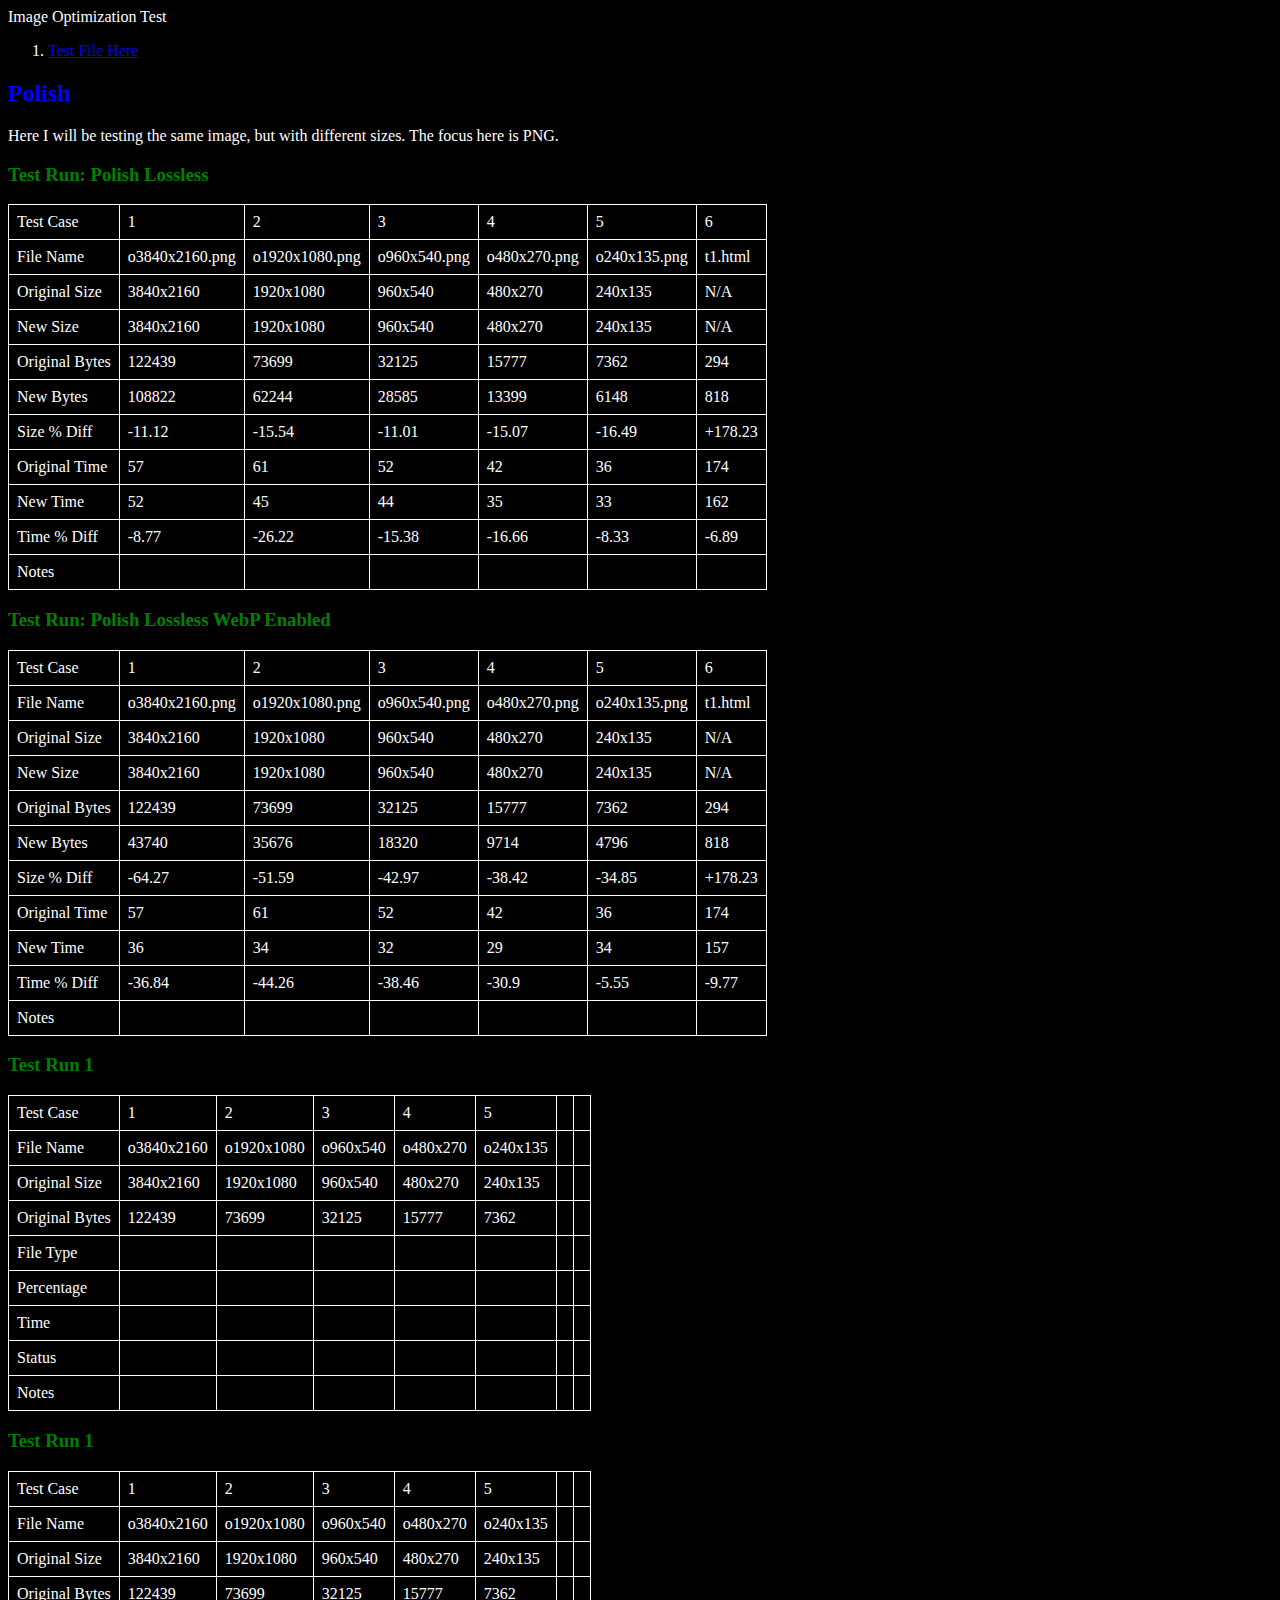
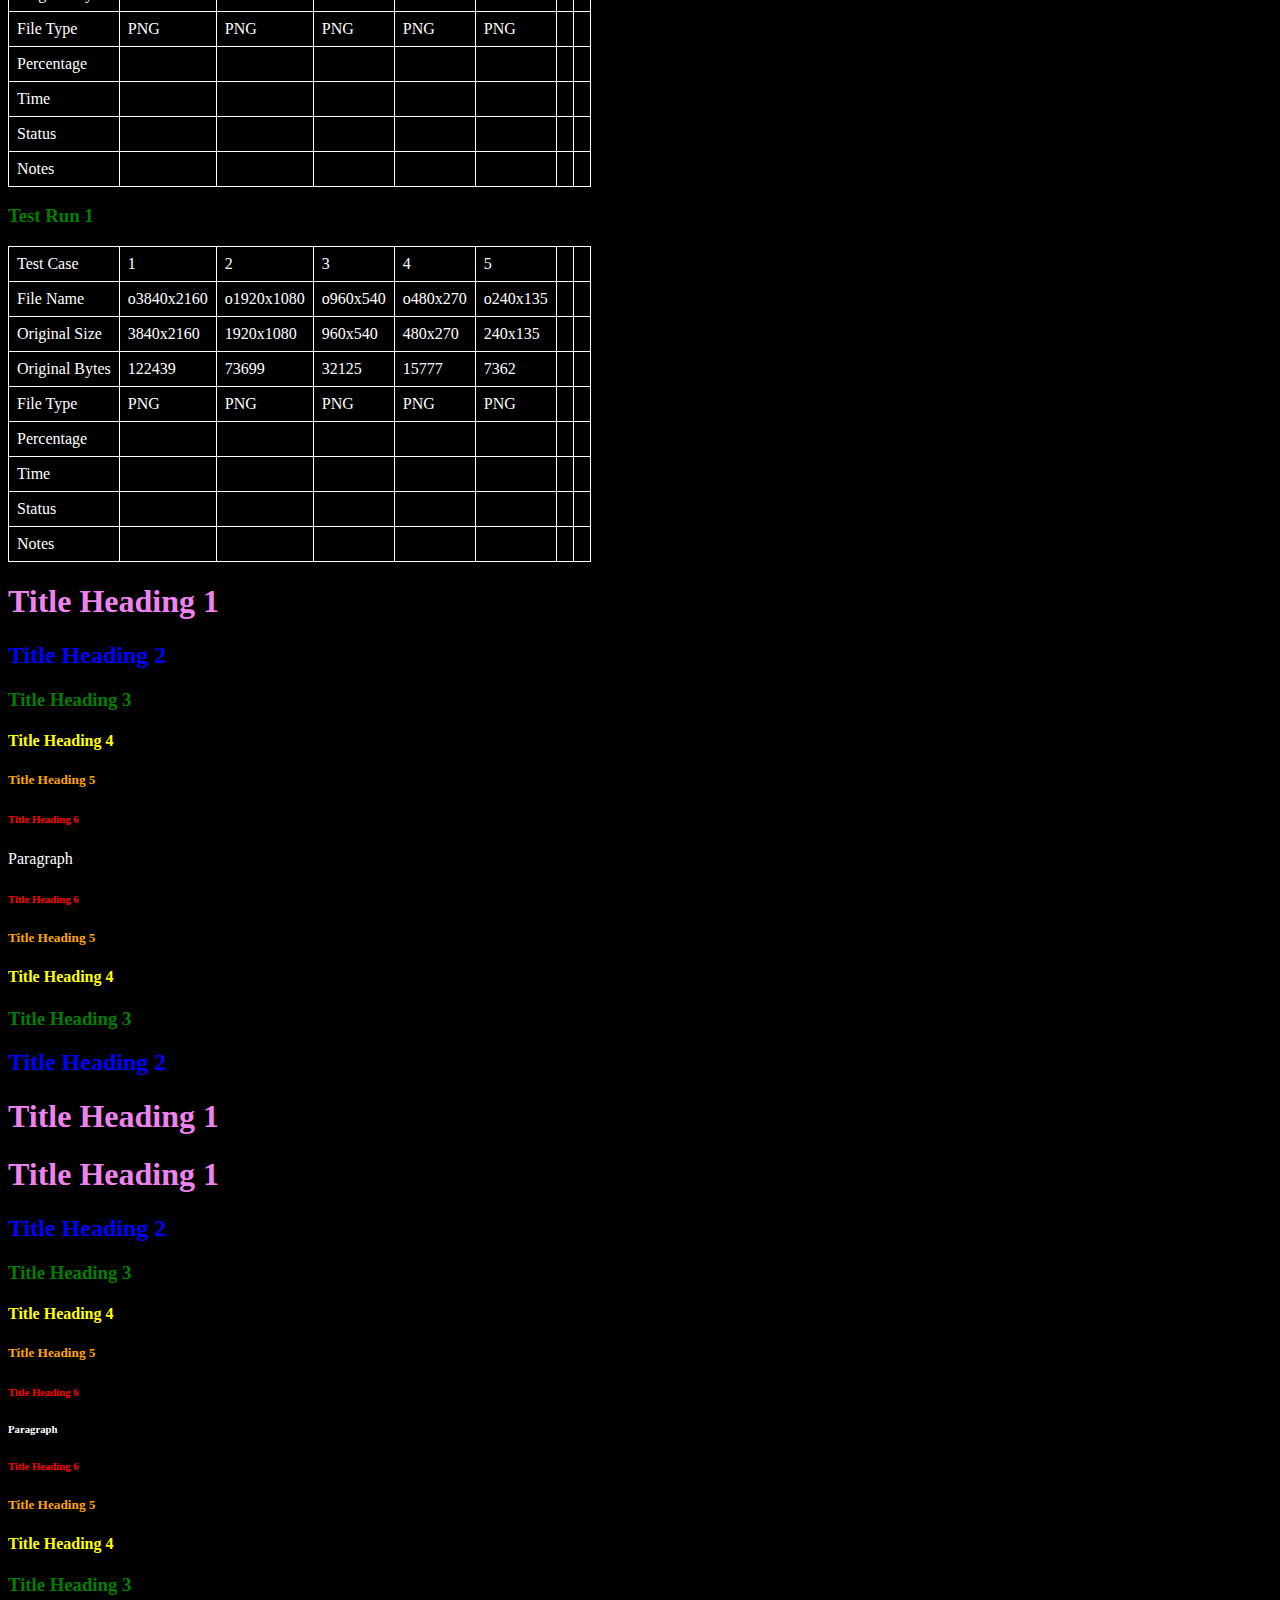
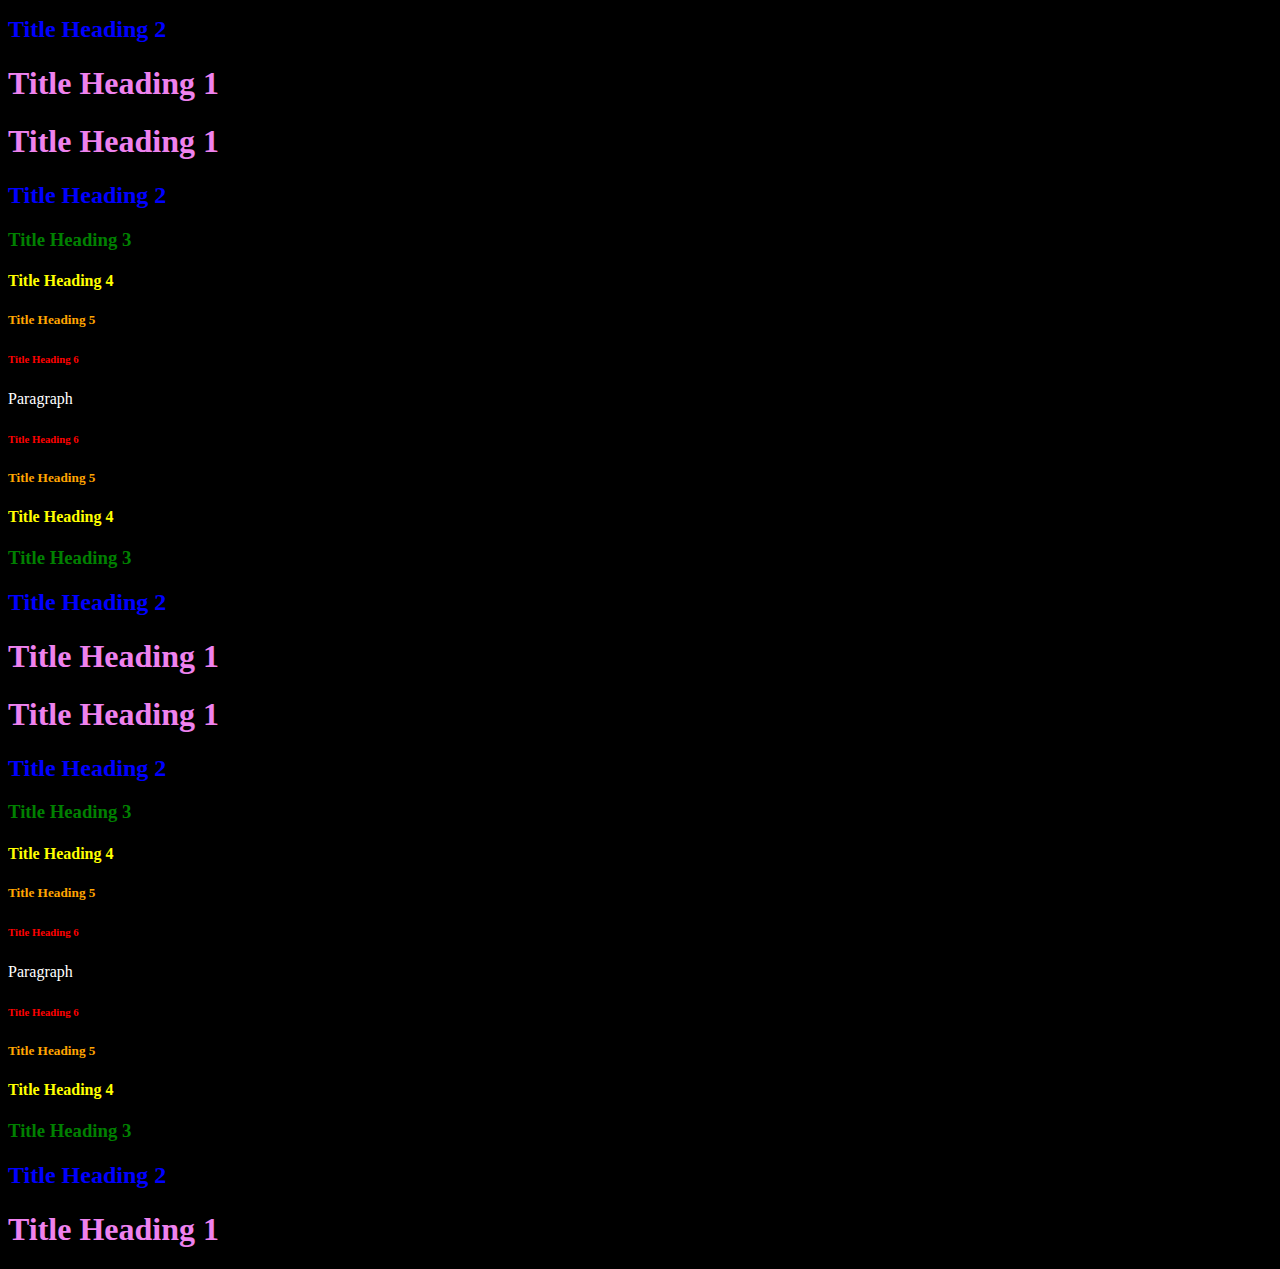
<file: index.html>
<!DOCTYPE html>
<html lang="en" dir="ltr">
    <head>
    <meta charset="utf-8">
    <link rel="stylesheet" href="0.css"
    <title><a class="title"> Image Optimization Test </a></title>
    </head>
    <body>
        <ol>
            <li><a href="t1.html">Test File Here</a></li>
        </ol>
    <h2>Polish</h2>
    <p>Here I will be testing the same image, but with different sizes. The focus here is PNG.</p>
    <h3>Test Run: Polish Lossless</h3>
    <table>
        <tr>
        <td>Test Case</td>
        <td>1</td>
        <td>2</td>
        <td>3</td>
        <td>4</td>
        <td>5</td>
        <td>6</td>
        </tr>
        <tr>
        <td>File Name</td>
        <td>o3840x2160.png</td>
        <td>o1920x1080.png</td>
        <td>o960x540.png</td>
        <td>o480x270.png</td>
        <td>o240x135.png</td>
        <td>t1.html</td>
        </tr>
        <tr>
        <td>Original Size</td>
        <td>3840x2160</td>
        <td>1920x1080</td>
        <td>960x540</td>
        <td>480x270</td>
        <td>240x135</td>
        <td>N/A</td>
        </tr>
        <tr>
        <td>New Size </td>
        <td>3840x2160</td>
        <td>1920x1080</td>
        <td>960x540</td>
        <td>480x270</td>
        <td>240x135</td>
        <td>N/A</td>
        </tr>
        <tr>
        <td>Original Bytes</td>
        <td>122439</td>
        <td>73699</td>
        <td>32125</td>
        <td>15777</td>
        <td>7362</td>
        <td>294</td>
        </tr>
        <tr>
        <td>New Bytes</td>
        <td>108822</td>
        <td>62244</td>
        <td>28585</td>
        <td>13399</td>
        <td>6148</td>
        <td>818</td>
        </tr>
        <tr>
        <td>Size % Diff</td>
        <td>-11.12</td>
        <td>-15.54</td>
        <td>-11.01</td>
        <td>-15.07</td>
        <td>-16.49</td>
        <td>+178.23</td>
        </tr>
        <tr>
        <td>Original Time</td>
        <td>57</td>
        <td>61</td>
        <td>52</td>
        <td>42</td>
        <td>36</td>
        <td>174</td>
        </tr>
        <tr>
        <td>New Time</td>
        <td>52</td>
        <td>45</td>
        <td>44</td>
        <td>35</td>
        <td>33</td>
        <td>162</td>
        </tr>
        <tr>
        <td>Time % Diff</td>
        <td>-8.77</td>
        <td>-26.22</td>
        <td>-15.38</td>
        <td>-16.66</td>
        <td>-8.33</td>
        <td>-6.89</td>
        </tr>
        <tr>
        <td>Notes</td>
        <td></td>
        <td></td>
        <td></td>
        <td></td>
        <td></td>
        <td></td>
        </tr>
    </table>
    <h3>Test Run: Polish Lossless WebP Enabled</h3>
    <table>
        <tr>
        <td>Test Case</td>
        <td>1</td>
        <td>2</td>
        <td>3</td>
        <td>4</td>
        <td>5</td>
        <td>6</td>
        </tr>
        <tr>
        <td>File Name</td>
        <td>o3840x2160.png</td>
        <td>o1920x1080.png</td>
        <td>o960x540.png</td>
        <td>o480x270.png</td>
        <td>o240x135.png</td>
        <td>t1.html</td>
        </tr>
        <tr>
        <td>Original Size</td>
        <td>3840x2160</td>
        <td>1920x1080</td>
        <td>960x540</td>
        <td>480x270</td>
        <td>240x135</td>
        <td>N/A</td>
        </tr>
        <tr>
        <td>New Size </td>
        <td>3840x2160</td>
        <td>1920x1080</td>
        <td>960x540</td>
        <td>480x270</td>
        <td>240x135</td>
        <td>N/A</td>
        </tr>
        <tr>
        <td>Original Bytes</td>
        <td>122439</td>
        <td>73699</td>
        <td>32125</td>
        <td>15777</td>
        <td>7362</td>
        <td>294</td>
        </tr>
        <tr>
        <td>New Bytes</td>
        <td>43740</td>
        <td>35676</td>
        <td>18320</td>
        <td>9714</td>
        <td>4796</td>
        <td>818</td>
        </tr>
        <tr>
        <td>Size % Diff</td>
        <td>-64.27</td>
        <td>-51.59</td>
        <td>-42.97</td>
        <td>-38.42</td>
        <td>-34.85</td>
        <td>+178.23</td>
        </tr>
        <tr>
        <td>Original Time</td>
        <td>57</td>
        <td>61</td>
        <td>52</td>
        <td>42</td>
        <td>36</td>
        <td>174</td>
        </tr>
        <tr>
        <td>New Time</td>
        <td>36</td>
        <td>34</td>
        <td>32</td>
        <td>29</td>
        <td>34</td>
        <td>157</td>
        </tr>
        <tr>
        <td>Time % Diff</td>
        <td>-36.84</td>
        <td>-44.26</td>
        <td>-38.46</td>
        <td>-30.9</td>
        <td>-5.55</td>
        <td>-9.77</td>
        </tr>
        <tr>
        <td>Notes</td>
        <td></td>
        <td></td>
        <td></td>
        <td></td>
        <td></td>
        <td></td>
        </tr>
    </table>



















    <h3>Test Run 1</h3>
    <table>
        <tr>
        <td>Test Case</td>
        <td>1</td>
        <td>2</td>
        <td>3</td>
        <td>4</td>
        <td>5</td>
        <td></td>
        <td></td>
        </tr>
        <tr>
        <td>File Name</td>
        <td>o3840x2160</td>
        <td>o1920x1080</td>
        <td>o960x540</td>
        <td>o480x270</td>
        <td>o240x135</td>
        <td></td>
        <td></td>
        </tr>
        <tr>
        <td>Original Size</td>
        <td>3840x2160</td>
        <td>1920x1080</td>
        <td>960x540</td>
        <td>480x270</td>
        <td>240x135</td>
        <td></td>
        <td></td>
        </tr>
        <tr>
        <td>Original Bytes</td>
        <td>122439</td>
        <td>73699</td>
        <td>32125</td>
        <td>15777</td>
        <td>7362</td>
        <td></td>
        <td></td>
        </tr>
        <tr>
        <td>File Type</td>
        <td></td>
        <td></td>
        <td></td>
        <td></td>
        <td></td>
        <td></td>
        <td></td>
        </tr>
        <tr>
        <td>Percentage</td>
        <td></td>
        <td></td>
        <td></td>
        <td></td>
        <td></td>
        <td></td>
        <td></td>
        </tr>
        <tr>
        <td>Time</td>
        <td></td>
        <td></td>
        <td></td>
        <td></td>
        <td></td>
        <td></td>
        <td></td>
        </tr>
        <tr>
        <td>Status</td>
        <td></td>
        <td></td>
        <td></td>
        <td></td>
        <td></td>
        <td></td>
        <td></td>
        </tr>
        <tr>
        <td>Notes</td>
        <td></td>
        <td></td>
        <td></td>
        <td></td>
        <td></td>
        <td></td>
        <td></td>
        </tr>
    </table>
    <h3>Test Run 1</h3>
    <table>
        <tr>
        <td>Test Case</td>
        <td>1</td>
        <td>2</td>
        <td>3</td>
        <td>4</td>
        <td>5</td>
        <td></td>
        <td></td>
        </tr>
        <tr>
        <td>File Name</td>
        <td>o3840x2160</td>
        <td>o1920x1080</td>
        <td>o960x540</td>
        <td>o480x270</td>
        <td>o240x135</td>
        <td></td>
        <td></td>
        </tr>
        <tr>
        <td>Original Size</td>
        <td>3840x2160</td>
        <td>1920x1080</td>
        <td>960x540</td>
        <td>480x270</td>
        <td>240x135</td>
        <td></td>
        <td></td>
        </tr>
        <tr>
        <td>Original Bytes</td>
        <td>122439</td>
        <td>73699</td>
        <td>32125</td>
        <td>15777</td>
        <td>7362</td>
        <td></td>
        <td></td>
        </tr>
        <tr>
        <td>File Type</td>
        <td>PNG</td>
        <td>PNG</td>
        <td>PNG</td>
        <td>PNG</td>
        <td>PNG</td>
        <td></td>
        <td></td>
        </tr>
        <tr>
        <td>Percentage</td>
        <td></td>
        <td></td>
        <td></td>
        <td></td>
        <td></td>
        <td></td>
        <td></td>
        </tr>
        <tr>
        <td>Time</td>
        <td></td>
        <td></td>
        <td></td>
        <td></td>
        <td></td>
        <td></td>
        <td></td>
        </tr>
        <tr>
        <td>Status</td>
        <td></td>
        <td></td>
        <td></td>
        <td></td>
        <td></td>
        <td></td>
        <td></td>
        </tr>
        <tr>
        <td>Notes</td>
        <td></td>
        <td></td>
        <td></td>
        <td></td>
        <td></td>
        <td></td>
        <td></td>
        </tr>
    </table>
    <h3>Test Run 1</h3>
    <table>
        <tr>
        <td>Test Case</td>
        <td>1</td>
        <td>2</td>
        <td>3</td>
        <td>4</td>
        <td>5</td>
        <td></td>
        <td></td>
        </tr>
        <tr>
        <td>File Name</td>
        <td>o3840x2160</td>
        <td>o1920x1080</td>
        <td>o960x540</td>
        <td>o480x270</td>
        <td>o240x135</td>
        <td></td>
        <td></td>
        </tr>
        <tr>
        <td>Original Size</td>
        <td>3840x2160</td>
        <td>1920x1080</td>
        <td>960x540</td>
        <td>480x270</td>
        <td>240x135</td>
        <td></td>
        <td></td>
        </tr>
        <tr>
        <td>Original Bytes</td>
        <td>122439</td>
        <td>73699</td>
        <td>32125</td>
        <td>15777</td>
        <td>7362</td>
        <td></td>
        <td></td>
        </tr>
        <tr>
        <td>File Type</td>
        <td>PNG</td>
        <td>PNG</td>
        <td>PNG</td>
        <td>PNG</td>
        <td>PNG</td>
        <td></td>
        <td></td>
        </tr>
        <tr>
        <td>Percentage</td>
        <td></td>
        <td></td>
        <td></td>
        <td></td>
        <td></td>
        <td></td>
        <td></td>
        </tr>
        <tr>
        <td>Time</td>
        <td></td>
        <td></td>
        <td></td>
        <td></td>
        <td></td>
        <td></td>
        <td></td>
        </tr>
        <tr>
        <td>Status</td>
        <td></td>
        <td></td>
        <td></td>
        <td></td>
        <td></td>
        <td></td>
        <td></td>
        </tr>
        <tr>
        <td>Notes</td>
        <td></td>
        <td></td>
        <td></td>
        <td></td>
        <td></td>
        <td></td>
        <td></td>
        </tr>
    </table>
    <h1>Title Heading 1</h1>
    <h2>Title Heading 2</h2>
    <h3>Title Heading 3</h3>
    <h4>Title Heading 4</h4>
    <h5>Title Heading 5</h5>
    <h6>Title Heading 6</h6>
    <p>Paragraph</p>
    <h6>Title Heading 6</h6>
    <h5>Title Heading 5</h5>
    <h4>Title Heading 4</h4>
    <h3>Title Heading 3</h3>
    <h2>Title Heading 2</h2>
    <h1>Title Heading 1</h1>
    <h1>Title Heading 1</h1>
    <h2>Title Heading 2</h2>
    <h3>Title Heading 3</h3>
    <h4>Title Heading 4</h4>
    <h5>Title Heading 5</h5>
    <h6>Title Heading 6<h6>
    <p>Paragraph</p>
    <h6>Title Heading 6</h6>
    <h5>Title Heading 5</h5>
    <h4>Title Heading 4</h4>
    <h3>Title Heading 3</h3>
    <h2>Title Heading 2</h2>
    <h1>Title Heading 1</h1>
    <h1>Title Heading 1</h1>
    <h2>Title Heading 2</h2>
    <h3>Title Heading 3</h3>
    <h4>Title Heading 4</h4>
    <h5>Title Heading 5</h5>
    <h6>Title Heading 6</h6>
    <p>Paragraph</p>
    <h6>Title Heading 6</h6>
    <h5>Title Heading 5</h5>
    <h4>Title Heading 4</h4>
    <h3>Title Heading 3</h3>
    <h2>Title Heading 2</h2>
    <h1>Title Heading 1</h1>
    <h1>Title Heading 1</h1>
    <h2>Title Heading 2</h2>
    <h3>Title Heading 3</h3>
    <h4>Title Heading 4</h4>
    <h5>Title Heading 5</h5>
    <h6>Title Heading 6</h6>
    <p>Paragraph</p>
    <h6>Title Heading 6</h6>
    <h5>Title Heading 5</h5>
    <h4>Title Heading 4</h4>
    <h3>Title Heading 3</h3>
    <h2>Title Heading 2</h2>
    <h1>Title Heading 1</h1>
    </body>
</html>
</file>
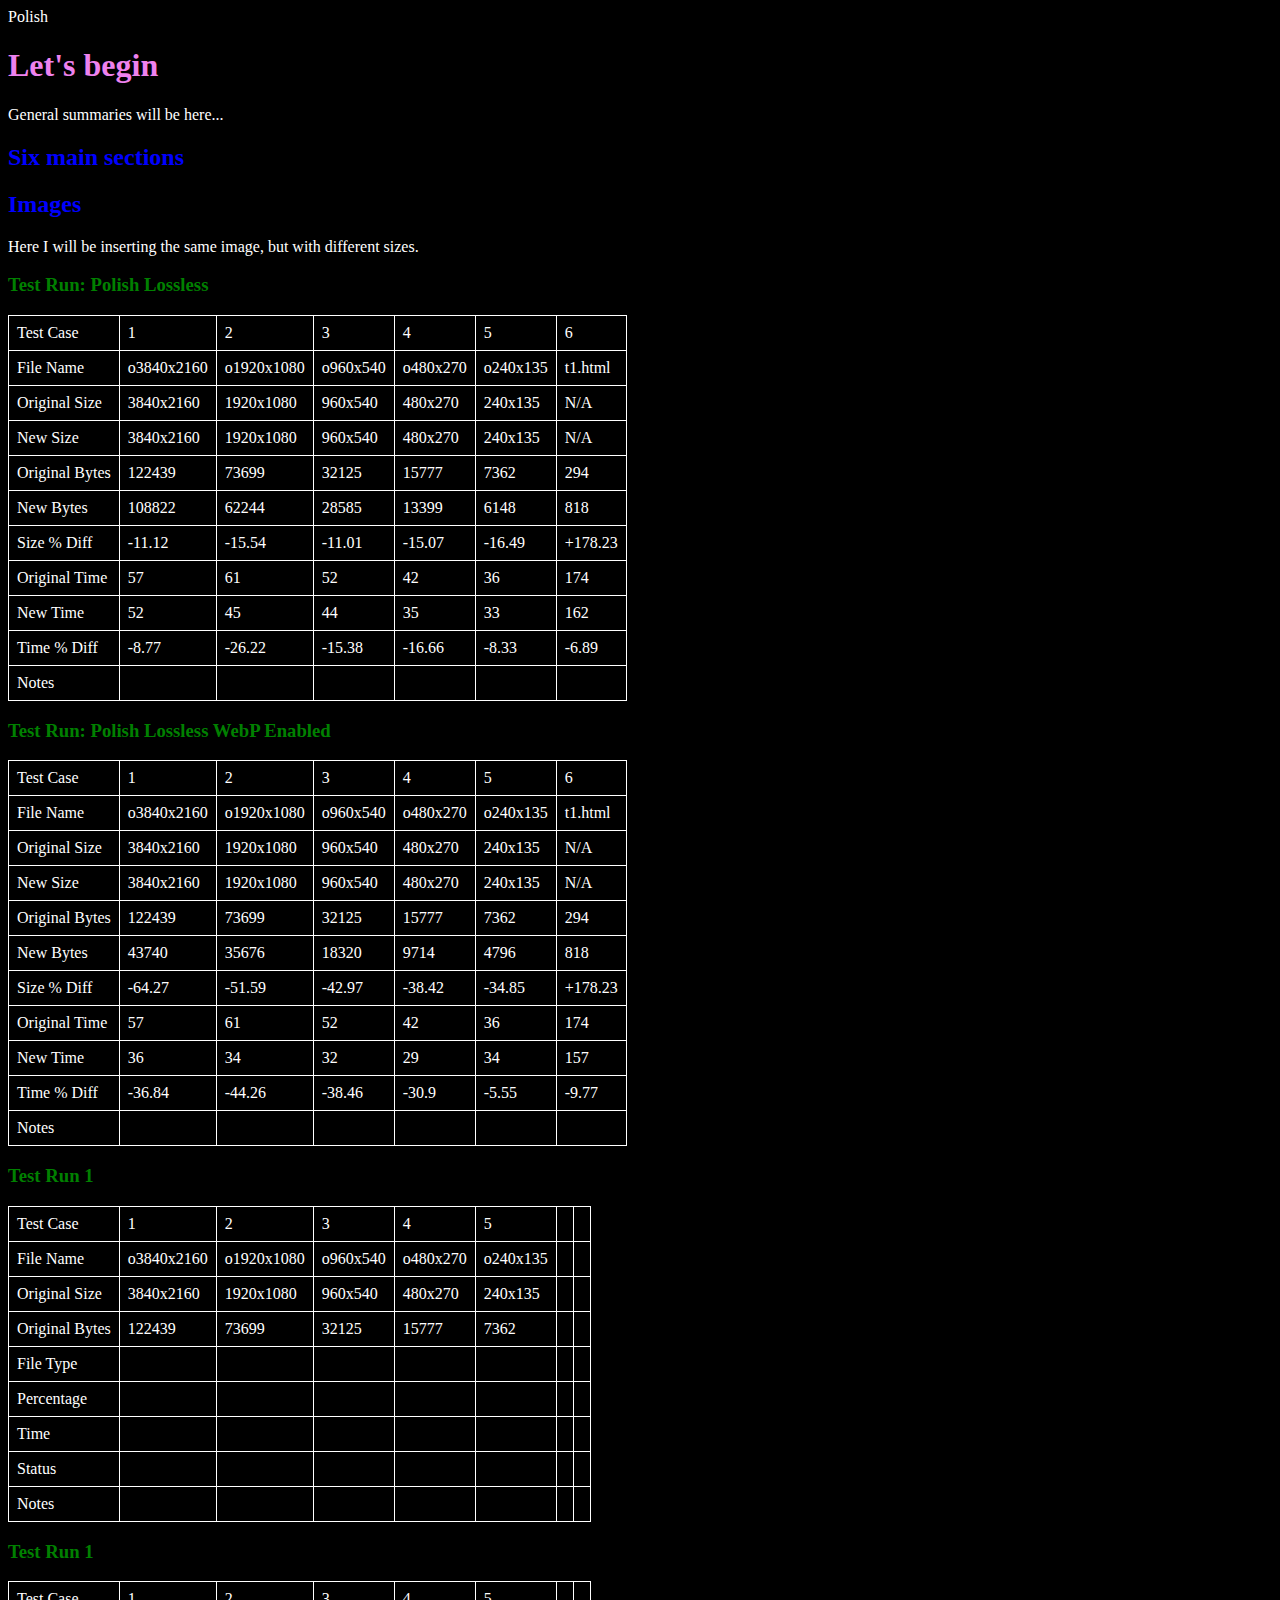
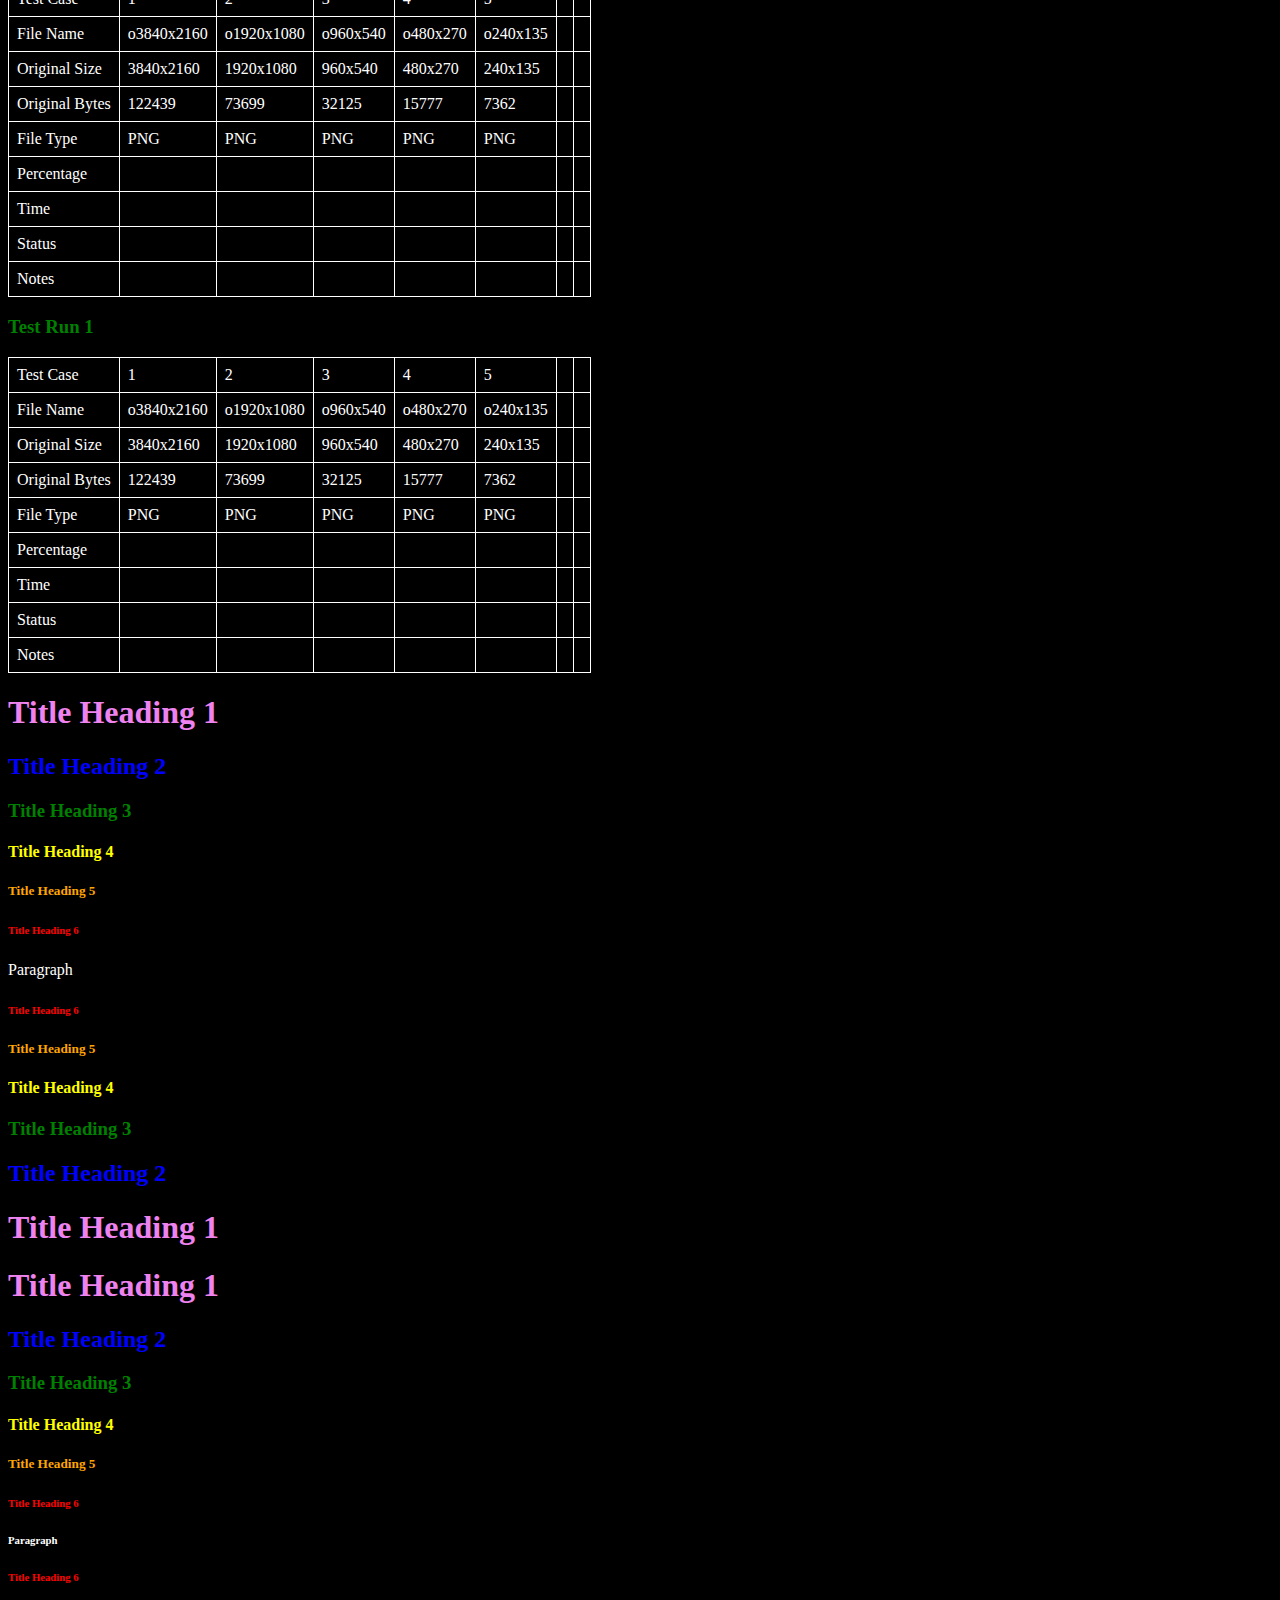
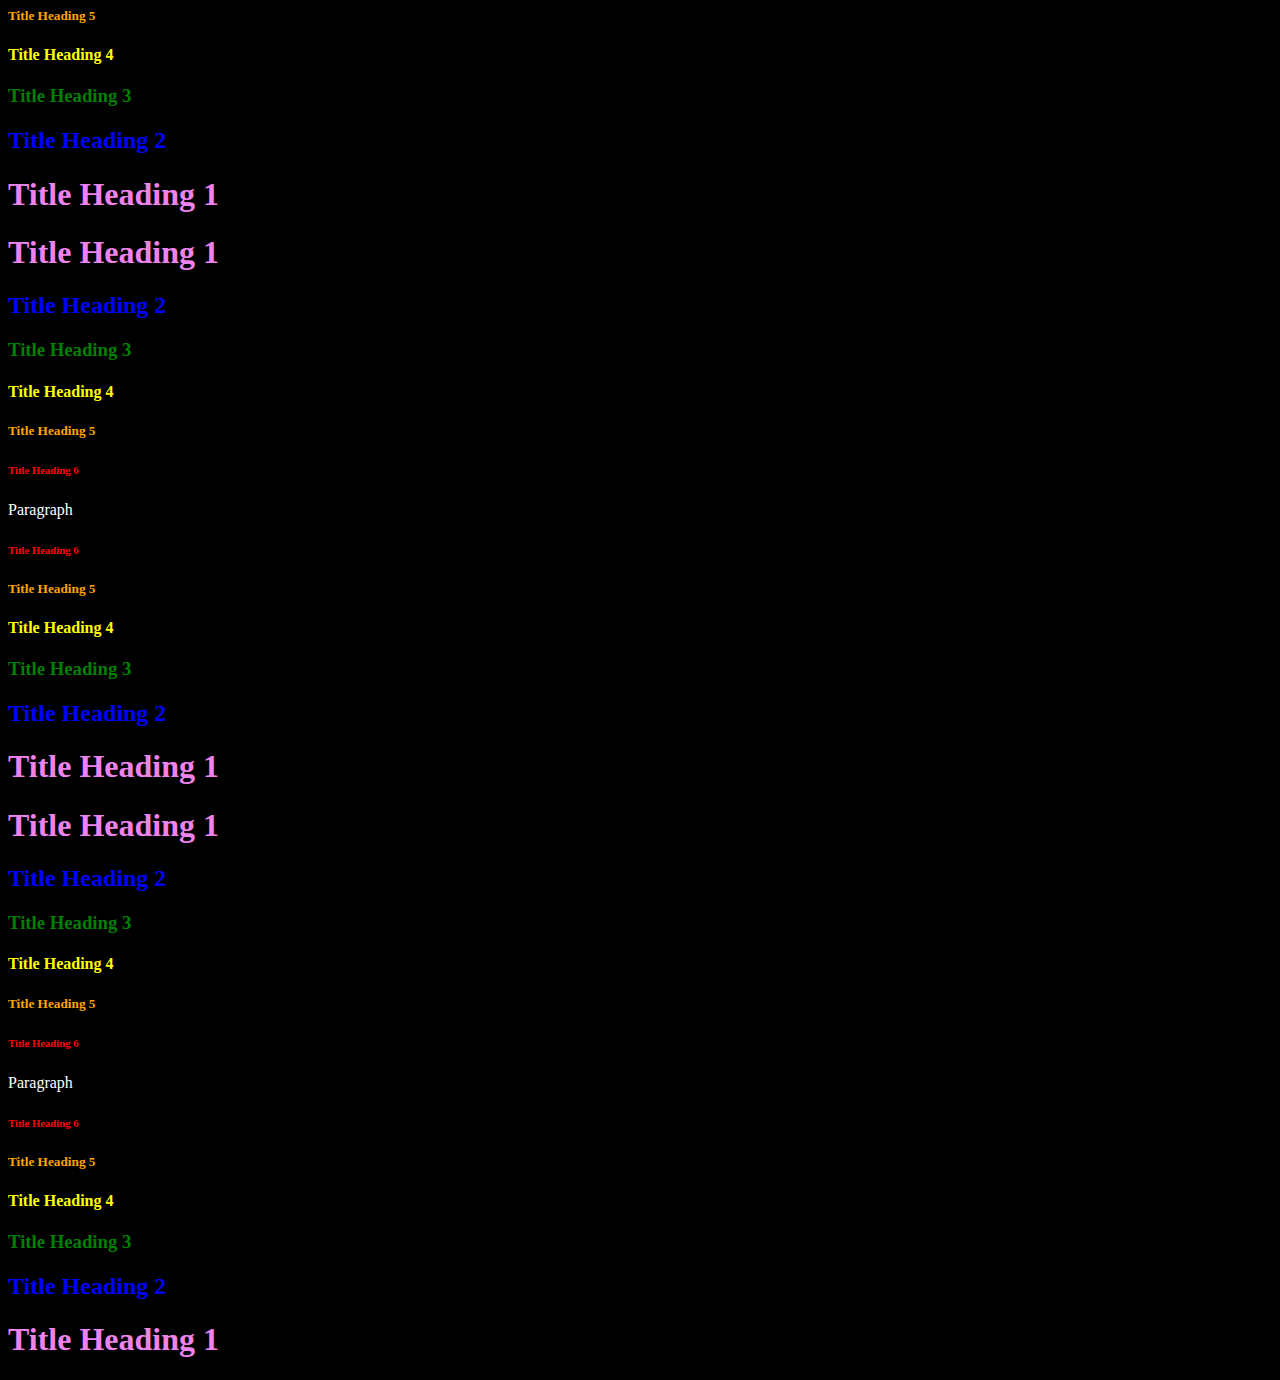
<file: home.html>
<!DOCTYPE html>
<html lang="en" dir="ltr">
    <head>
    <meta charset="utf-8">
    <link rel="stylesheet" href="0.css"
    <title><a class="title"> Polish</a></title>
    </head>
    <body>
    <h1><strong>Let's begin</strong></h1>
    <p>General summaries will be here...</p>
    <h2>Six main sections</h2>
    <h2>Images</h2>
    <p>Here I will be inserting the same image, but with different sizes.</p>
    <h3>Test Run: Polish Lossless</h3>
    <table>
        <tr>
        <td>Test Case</td>
        <td>1</td>
        <td>2</td>
        <td>3</td>
        <td>4</td>
        <td>5</td>
        <td>6</td>
        </tr>
        <tr>
        <td>File Name</td>
        <td>o3840x2160</td>
        <td>o1920x1080</td>
        <td>o960x540</td>
        <td>o480x270</td>
        <td>o240x135</td>
        <td>t1.html</td>
        </tr>
        <tr>
        <td>Original Size</td>
        <td>3840x2160</td>
        <td>1920x1080</td>
        <td>960x540</td>
        <td>480x270</td>
        <td>240x135</td>
        <td>N/A</td>
        </tr>
        <tr>
        <td>New Size </td>
        <td>3840x2160</td>
        <td>1920x1080</td>
        <td>960x540</td>
        <td>480x270</td>
        <td>240x135</td>
        <td>N/A</td>
        </tr>
        <tr>
        <td>Original Bytes</td>
        <td>122439</td>
        <td>73699</td>
        <td>32125</td>
        <td>15777</td>
        <td>7362</td>
        <td>294</td>
        </tr>
        <tr>
        <td>New Bytes</td>
        <td>108822</td>
        <td>62244</td>
        <td>28585</td>
        <td>13399</td>
        <td>6148</td>
        <td>818</td>
        </tr>
        <tr>
        <td>Size % Diff</td>
        <td>-11.12</td>
        <td>-15.54</td>
        <td>-11.01</td>
        <td>-15.07</td>
        <td>-16.49</td>
        <td>+178.23</td>
        </tr>
        <tr>
        <td>Original Time</td>
        <td>57</td>
        <td>61</td>
        <td>52</td>
        <td>42</td>
        <td>36</td>
        <td>174</td>
        </tr>
        <tr>
        <td>New Time</td>
        <td>52</td>
        <td>45</td>
        <td>44</td>
        <td>35</td>
        <td>33</td>
        <td>162</td>
        </tr>
        <tr>
        <td>Time % Diff</td>
        <td>-8.77</td>
        <td>-26.22</td>
        <td>-15.38</td>
        <td>-16.66</td>
        <td>-8.33</td>
        <td>-6.89</td>
        </tr>
        <tr>
        <td>Notes</td>
        <td></td>
        <td></td>
        <td></td>
        <td></td>
        <td></td>
        <td></td>
        </tr>
    </table>
    <h3>Test Run: Polish Lossless WebP Enabled</h3>
    <table>
        <tr>
        <td>Test Case</td>
        <td>1</td>
        <td>2</td>
        <td>3</td>
        <td>4</td>
        <td>5</td>
        <td>6</td>
        </tr>
        <tr>
        <td>File Name</td>
        <td>o3840x2160</td>
        <td>o1920x1080</td>
        <td>o960x540</td>
        <td>o480x270</td>
        <td>o240x135</td>
        <td>t1.html</td>
        </tr>
        <tr>
        <td>Original Size</td>
        <td>3840x2160</td>
        <td>1920x1080</td>
        <td>960x540</td>
        <td>480x270</td>
        <td>240x135</td>
        <td>N/A</td>
        </tr>
        <tr>
        <td>New Size </td>
        <td>3840x2160</td>
        <td>1920x1080</td>
        <td>960x540</td>
        <td>480x270</td>
        <td>240x135</td>
        <td>N/A</td>
        </tr>
        <tr>
        <td>Original Bytes</td>
        <td>122439</td>
        <td>73699</td>
        <td>32125</td>
        <td>15777</td>
        <td>7362</td>
        <td>294</td>
        </tr>
        <tr>
        <td>New Bytes</td>
        <td>43740</td>
        <td>35676</td>
        <td>18320</td>
        <td>9714</td>
        <td>4796</td>
        <td>818</td>
        </tr>
        <tr>
        <td>Size % Diff</td>
        <td>-64.27</td>
        <td>-51.59</td>
        <td>-42.97</td>
        <td>-38.42</td>
        <td>-34.85</td>
        <td>+178.23</td>
        </tr>
        <tr>
        <td>Original Time</td>
        <td>57</td>
        <td>61</td>
        <td>52</td>
        <td>42</td>
        <td>36</td>
        <td>174</td>
        </tr>
        <tr>
        <td>New Time</td>
        <td>36</td>
        <td>34</td>
        <td>32</td>
        <td>29</td>
        <td>34</td>
        <td>157</td>
        </tr>
        <tr>
        <td>Time % Diff</td>
        <td>-36.84</td>
        <td>-44.26</td>
        <td>-38.46</td>
        <td>-30.9</td>
        <td>-5.55</td>
        <td>-9.77</td>
        </tr>
        <tr>
        <td>Notes</td>
        <td></td>
        <td></td>
        <td></td>
        <td></td>
        <td></td>
        <td></td>
        </tr>
    </table>



















    <h3>Test Run 1</h3>
    <table>
        <tr>
        <td>Test Case</td>
        <td>1</td>
        <td>2</td>
        <td>3</td>
        <td>4</td>
        <td>5</td>
        <td></td>
        <td></td>
        </tr>
        <tr>
        <td>File Name</td>
        <td>o3840x2160</td>
        <td>o1920x1080</td>
        <td>o960x540</td>
        <td>o480x270</td>
        <td>o240x135</td>
        <td></td>
        <td></td>
        </tr>
        <tr>
        <td>Original Size</td>
        <td>3840x2160</td>
        <td>1920x1080</td>
        <td>960x540</td>
        <td>480x270</td>
        <td>240x135</td>
        <td></td>
        <td></td>
        </tr>
        <tr>
        <td>Original Bytes</td>
        <td>122439</td>
        <td>73699</td>
        <td>32125</td>
        <td>15777</td>
        <td>7362</td>
        <td></td>
        <td></td>
        </tr>
        <tr>
        <td>File Type</td>
        <td></td>
        <td></td>
        <td></td>
        <td></td>
        <td></td>
        <td></td>
        <td></td>
        </tr>
        <tr>
        <td>Percentage</td>
        <td></td>
        <td></td>
        <td></td>
        <td></td>
        <td></td>
        <td></td>
        <td></td>
        </tr>
        <tr>
        <td>Time</td>
        <td></td>
        <td></td>
        <td></td>
        <td></td>
        <td></td>
        <td></td>
        <td></td>
        </tr>
        <tr>
        <td>Status</td>
        <td></td>
        <td></td>
        <td></td>
        <td></td>
        <td></td>
        <td></td>
        <td></td>
        </tr>
        <tr>
        <td>Notes</td>
        <td></td>
        <td></td>
        <td></td>
        <td></td>
        <td></td>
        <td></td>
        <td></td>
        </tr>
    </table>
    <h3>Test Run 1</h3>
    <table>
        <tr>
        <td>Test Case</td>
        <td>1</td>
        <td>2</td>
        <td>3</td>
        <td>4</td>
        <td>5</td>
        <td></td>
        <td></td>
        </tr>
        <tr>
        <td>File Name</td>
        <td>o3840x2160</td>
        <td>o1920x1080</td>
        <td>o960x540</td>
        <td>o480x270</td>
        <td>o240x135</td>
        <td></td>
        <td></td>
        </tr>
        <tr>
        <td>Original Size</td>
        <td>3840x2160</td>
        <td>1920x1080</td>
        <td>960x540</td>
        <td>480x270</td>
        <td>240x135</td>
        <td></td>
        <td></td>
        </tr>
        <tr>
        <td>Original Bytes</td>
        <td>122439</td>
        <td>73699</td>
        <td>32125</td>
        <td>15777</td>
        <td>7362</td>
        <td></td>
        <td></td>
        </tr>
        <tr>
        <td>File Type</td>
        <td>PNG</td>
        <td>PNG</td>
        <td>PNG</td>
        <td>PNG</td>
        <td>PNG</td>
        <td></td>
        <td></td>
        </tr>
        <tr>
        <td>Percentage</td>
        <td></td>
        <td></td>
        <td></td>
        <td></td>
        <td></td>
        <td></td>
        <td></td>
        </tr>
        <tr>
        <td>Time</td>
        <td></td>
        <td></td>
        <td></td>
        <td></td>
        <td></td>
        <td></td>
        <td></td>
        </tr>
        <tr>
        <td>Status</td>
        <td></td>
        <td></td>
        <td></td>
        <td></td>
        <td></td>
        <td></td>
        <td></td>
        </tr>
        <tr>
        <td>Notes</td>
        <td></td>
        <td></td>
        <td></td>
        <td></td>
        <td></td>
        <td></td>
        <td></td>
        </tr>
    </table>
    <h3>Test Run 1</h3>
    <table>
        <tr>
        <td>Test Case</td>
        <td>1</td>
        <td>2</td>
        <td>3</td>
        <td>4</td>
        <td>5</td>
        <td></td>
        <td></td>
        </tr>
        <tr>
        <td>File Name</td>
        <td>o3840x2160</td>
        <td>o1920x1080</td>
        <td>o960x540</td>
        <td>o480x270</td>
        <td>o240x135</td>
        <td></td>
        <td></td>
        </tr>
        <tr>
        <td>Original Size</td>
        <td>3840x2160</td>
        <td>1920x1080</td>
        <td>960x540</td>
        <td>480x270</td>
        <td>240x135</td>
        <td></td>
        <td></td>
        </tr>
        <tr>
        <td>Original Bytes</td>
        <td>122439</td>
        <td>73699</td>
        <td>32125</td>
        <td>15777</td>
        <td>7362</td>
        <td></td>
        <td></td>
        </tr>
        <tr>
        <td>File Type</td>
        <td>PNG</td>
        <td>PNG</td>
        <td>PNG</td>
        <td>PNG</td>
        <td>PNG</td>
        <td></td>
        <td></td>
        </tr>
        <tr>
        <td>Percentage</td>
        <td></td>
        <td></td>
        <td></td>
        <td></td>
        <td></td>
        <td></td>
        <td></td>
        </tr>
        <tr>
        <td>Time</td>
        <td></td>
        <td></td>
        <td></td>
        <td></td>
        <td></td>
        <td></td>
        <td></td>
        </tr>
        <tr>
        <td>Status</td>
        <td></td>
        <td></td>
        <td></td>
        <td></td>
        <td></td>
        <td></td>
        <td></td>
        </tr>
        <tr>
        <td>Notes</td>
        <td></td>
        <td></td>
        <td></td>
        <td></td>
        <td></td>
        <td></td>
        <td></td>
        </tr>
    </table>
    <h1>Title Heading 1</h1>
    <h2>Title Heading 2</h2>
    <h3>Title Heading 3</h3>
    <h4>Title Heading 4</h4>
    <h5>Title Heading 5</h5>
    <h6>Title Heading 6</h6>
    <p>Paragraph</p>
    <h6>Title Heading 6</h6>
    <h5>Title Heading 5</h5>
    <h4>Title Heading 4</h4>
    <h3>Title Heading 3</h3>
    <h2>Title Heading 2</h2>
    <h1>Title Heading 1</h1>
    <h1>Title Heading 1</h1>
    <h2>Title Heading 2</h2>
    <h3>Title Heading 3</h3>
    <h4>Title Heading 4</h4>
    <h5>Title Heading 5</h5>
    <h6>Title Heading 6<h6>
    <p>Paragraph</p>
    <h6>Title Heading 6</h6>
    <h5>Title Heading 5</h5>
    <h4>Title Heading 4</h4>
    <h3>Title Heading 3</h3>
    <h2>Title Heading 2</h2>
    <h1>Title Heading 1</h1>
    <h1>Title Heading 1</h1>
    <h2>Title Heading 2</h2>
    <h3>Title Heading 3</h3>
    <h4>Title Heading 4</h4>
    <h5>Title Heading 5</h5>
    <h6>Title Heading 6</h6>
    <p>Paragraph</p>
    <h6>Title Heading 6</h6>
    <h5>Title Heading 5</h5>
    <h4>Title Heading 4</h4>
    <h3>Title Heading 3</h3>
    <h2>Title Heading 2</h2>
    <h1>Title Heading 1</h1>
    <h1>Title Heading 1</h1>
    <h2>Title Heading 2</h2>
    <h3>Title Heading 3</h3>
    <h4>Title Heading 4</h4>
    <h5>Title Heading 5</h5>
    <h6>Title Heading 6</h6>
    <p>Paragraph</p>
    <h6>Title Heading 6</h6>
    <h5>Title Heading 5</h5>
    <h4>Title Heading 4</h4>
    <h3>Title Heading 3</h3>
    <h2>Title Heading 2</h2>
    <h1>Title Heading 1</h1>
    </body>
</html>
</file>
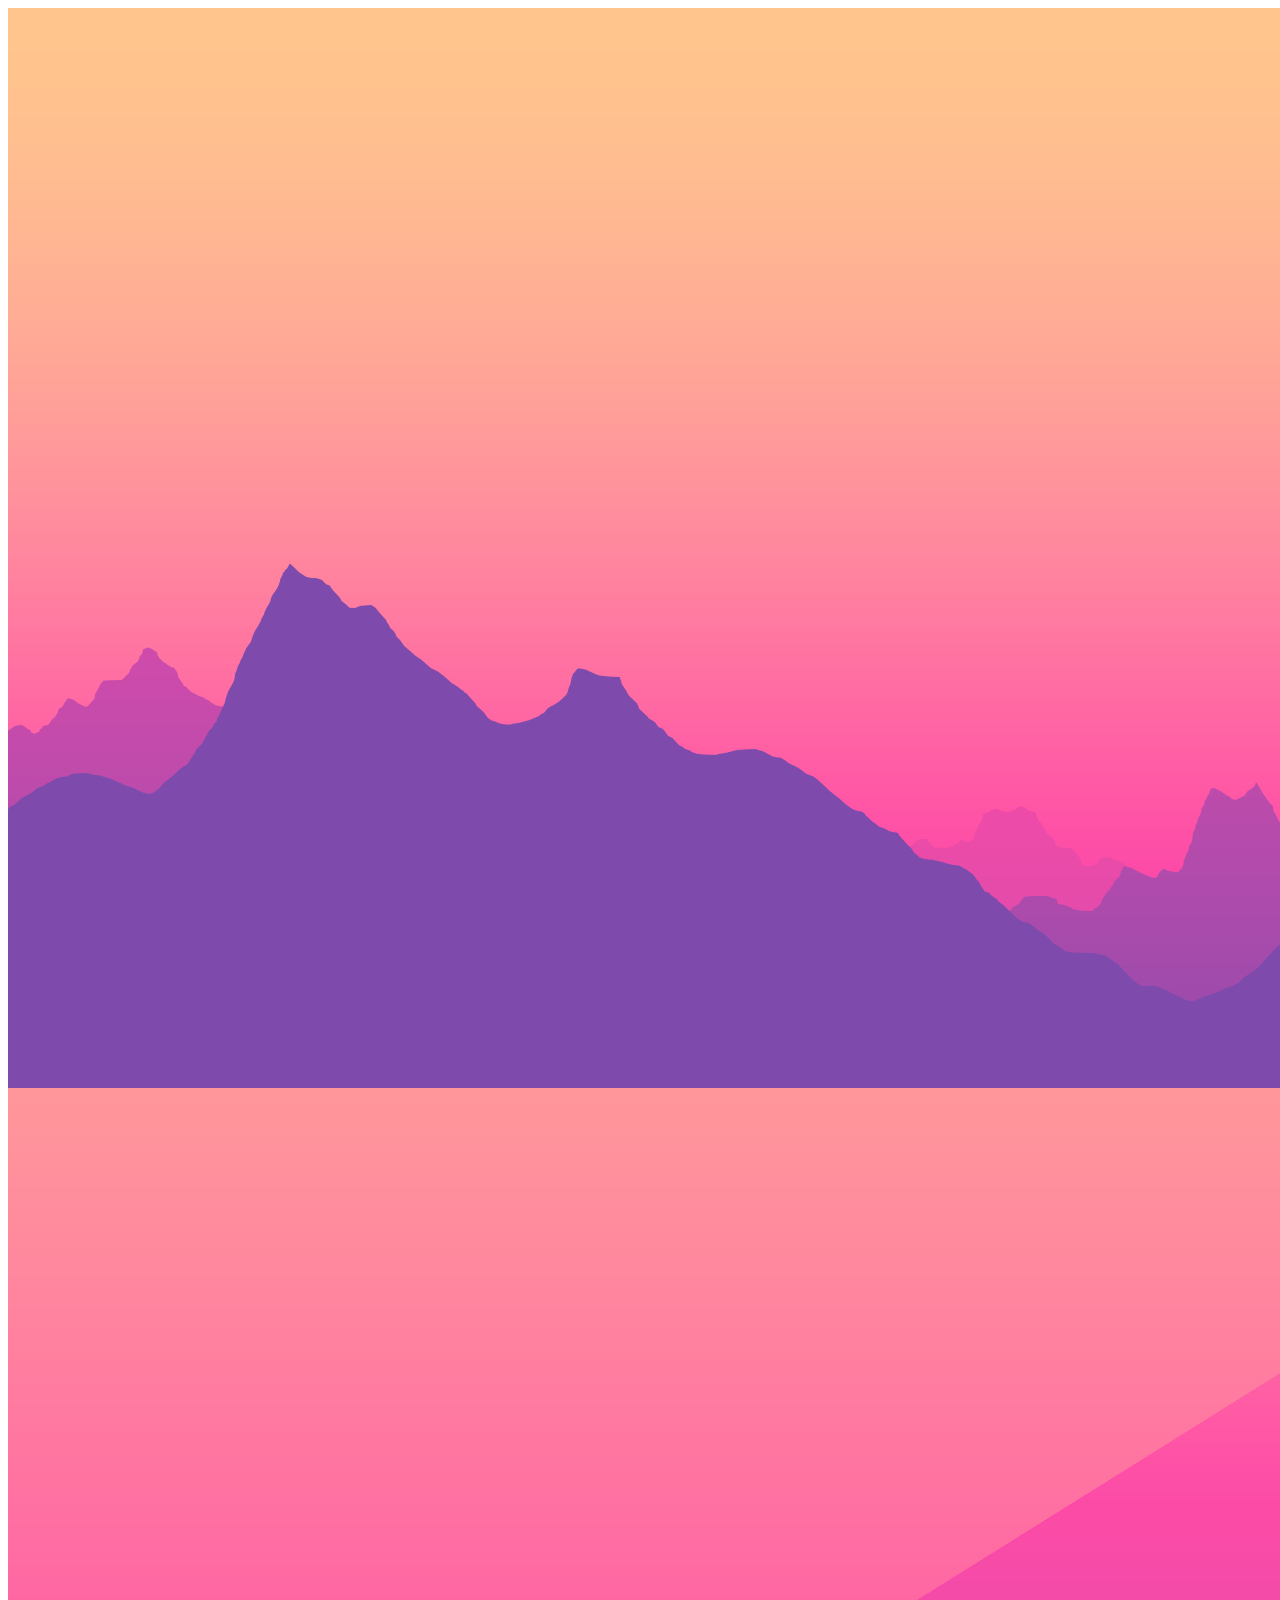
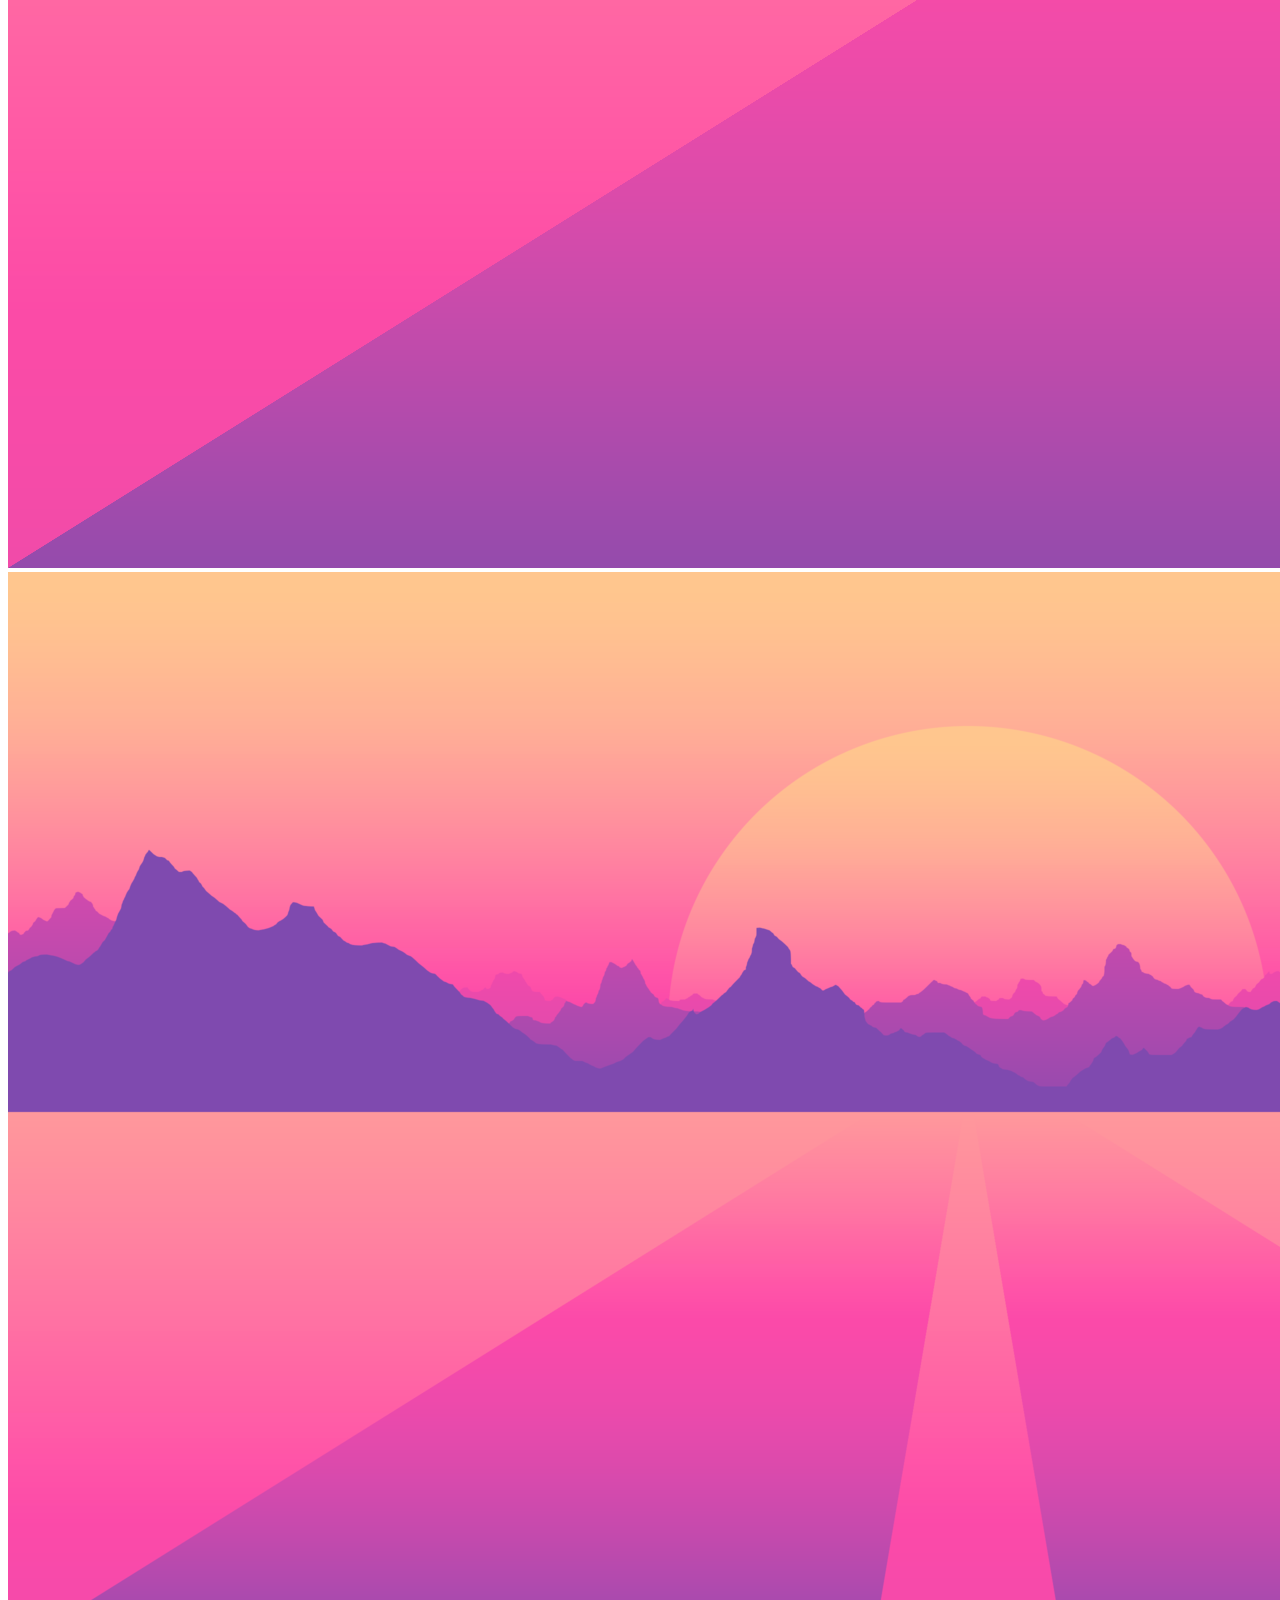
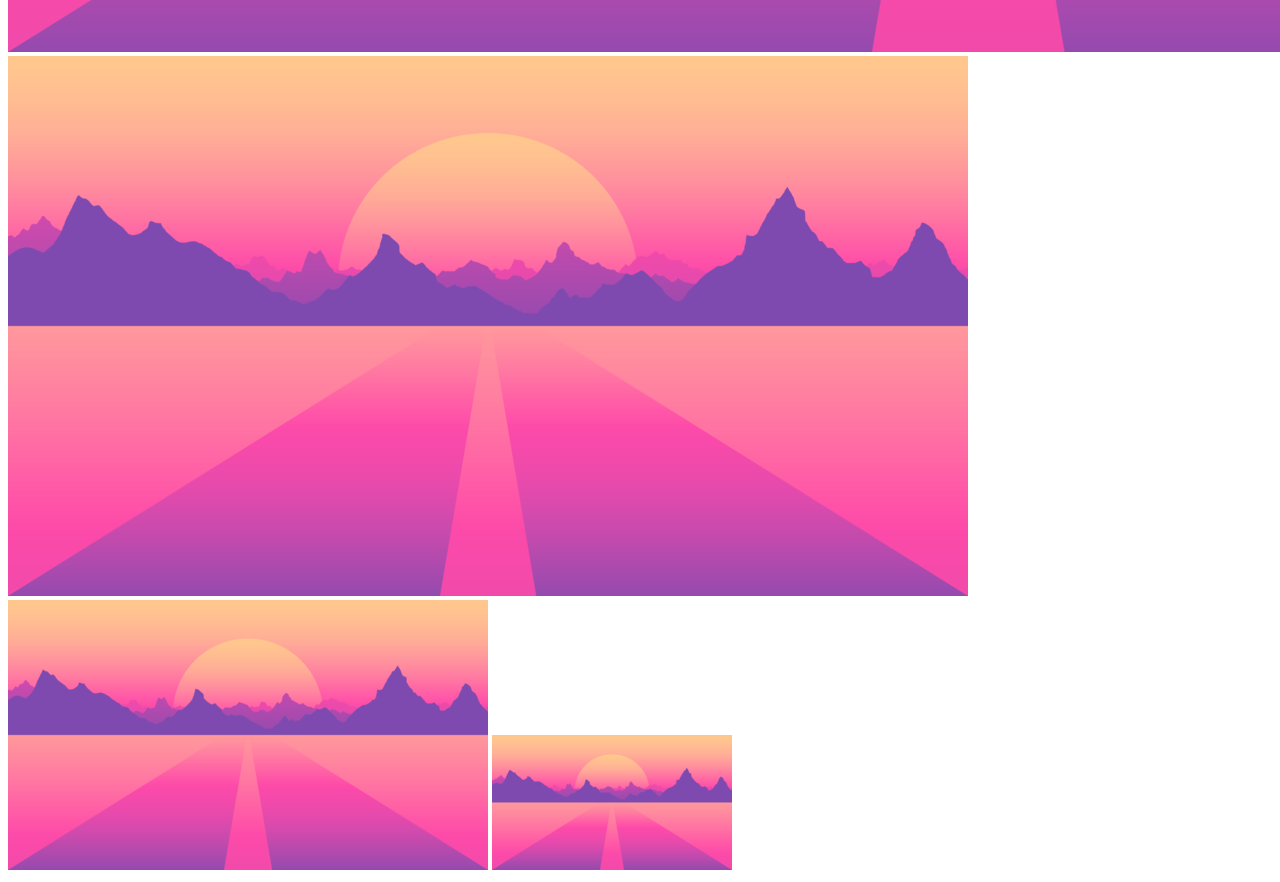
<file: t1.html>
<!DOCTYPE html>
<html lang="en" dir="ltr">
<head>
    <meta charset="utf-8">
</head>
<body>
    <img src="o3840x2160.png" alt="">
    <img src="o1920x1080.png" alt="">
    <img src="o960x540.png" alt="">
    <img src="o480x270.png" alt="">
    <img src="o240x135.png" alt="">
</body>
</html>
</file>
<file: 0.css>
body {
    background-color: black
  }
  h1 {
    color: violet
  }
  h2 {
    color: blue
  }
  h3 {
    color: green
  }
  h4 {
    color: yellow
  }
  h5 {
    color: orange
  }
  h6 {
    color: red
  }
  p {
    color: white
  }
  ol {
    color:white
  }
  .title {
    color: white
  }
  table {
    border-collapse: collapse;
  }
  td, th {
    border: 1px solid white;
    padding: 0.5rem;
    color:white;
  }
</file>
